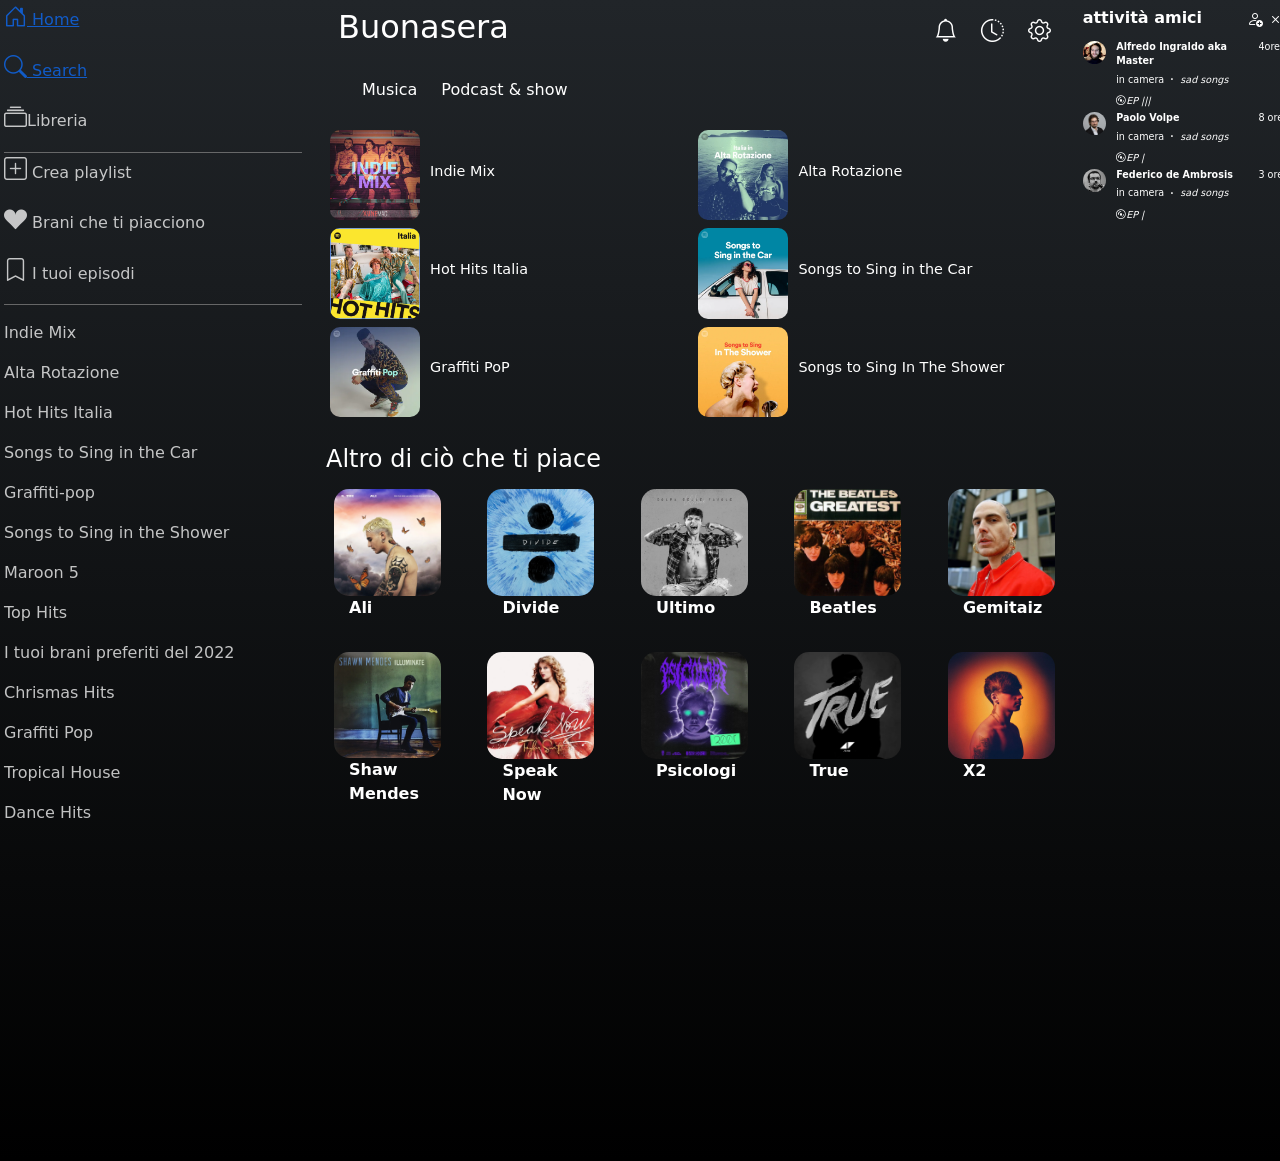
<file: home.html>
<!DOCTYPE html>
<html lang="en">

<head>
  <meta charset="utf-8" />
  <meta name="viewport" content="width=device-width, initial-scale=1" />
  <title>Home</title>
  <link href="https://cdn.jsdelivr.net/npm/bootstrap@5.2.3/dist/css/bootstrap.min.css" rel="stylesheet"
    integrity="sha384-rbsA2VBKQhggwzxH7pPCaAqO46MgnOM80zW1RWuH61DGLwZJEdK2Kadq2F9CUG65" crossorigin="anonymous" />
  <link rel="stylesheet" href="scss/style.css">
  <link rel="stylesheet" href="https://cdn.jsdelivr.net/npm/bootstrap-icons@1.10.2/font/bootstrap-icons.css" />
</head>

<body class="bg-dark text-white">

  <div class="row" >


    <!--parte sinistra desktop-->
    <div class="d-none d-lg-block col-lg-3 ps-3 opacity-75" id="parte-sinistra">
      <!--navbar in desktop-->
      <nav id="gianfranco">
        <a href="home.html"><p><i class="bi bi-house-door"></i> Home</p></a>
        <a href="search.html"><p><i class="bi bi-search"></i> Search</p></a>
        <p><i class="bi bi-collection"></i>Libreria</p>
      </nav>

      <!--parte dotto la navbar media-->
      <div id="gianfranco">
        <p><i class="bi bi-plus-square"></i> Crea playlist</p>
        <p><i class="bi bi-suit-heart-fill"></i> Brani che ti piacciono</p>
        <p><i class="bi bi-bookmark"></i> I tuoi episodi</p>
      </div>

      <div class="fs-6 mt-3">
        <p>Indie Mix</p>
        <p>Alta Rotazione</p>
        <p>Hot Hits Italia</p>
        <p>Songs to Sing in the Car</p>
        <p>Graffiti-pop</p>
        <p>Songs to Sing in the Shower</p>
        <p>Maroon 5</p>
        <p>Top Hits</p>
        <p>I tuoi brani preferiti del 2022</p>
        <p>Chrismas Hits</p>
        <p>Graffiti Pop</p>
        <p>Tropical House</p>
        <p>Dance Hits</p>
      </div>

    </div>

    <!--parte centrale(mobile)-->
    <div class="col col-lg-7">
      <!-- la "navbar" -->
      <div class="container-fluid d-flex justify-content-between pt-2 p-0">
        <div class="container">
          <h2>Buonasera</h2>
        </div>
        <div class="d-flex pr-0 align-items-center">
          <div class="container"><i class="bi bi-bell"></i></div>
          <div class="container"><i class="bi bi-clock-history"></i></div>
          <div class="container"><i class="bi bi-gear"></i></div>
        </div>
      </div>


      <!--parte sotto navbar-->

      <div class="container-fluid d-flex mt-4 fs-6">
        <div>
          <p class="px-4">Musica</p>
        </div>
        <div>
          <p>Podcast & show</p>
        </div>
      </div>


      <!-- playlist 1 sopra da 6 -->

      <div class="container-fluid mt-2" id="playlist1">
        <div class="row">
          <div class="col-6 d-flex align-items-center p-1">
            <img src="img/indiemix.jpeg" class="w-25" alt="img" />
            <h3>Indie Mix</h3>
          </div>
          <div class="col-6 d-flex align-items-center p-1">
            <img src="img/altarotazione.jpeg" class="w-25" alt="img" />
            <h3>Alta Rotazione</h3>
          </div>
          <div class="col-6 d-flex align-items-center p-1">
            <img src="img/hothits.jpeg" class="w-25" alt="img" />
            <h3>Hot Hits Italia</h3>
          </div>
          <div class="col-6 d-flex align-items-center p-1">
            <img src="img/songs-to-sing-in-the-car.jpeg" class="w-25" alt="img" />
            <h3>Songs to Sing in the Car</h3>
          </div>
          <div class="col-6 d-flex align-items-center p-1">
            <img src="img/graffiti-pop.jpeg" class="w-25" alt="img" />
            <h3>Graffiti PoP</h3>
          </div>
          <div class="col-6 d-flex align-items-center p-1">
            <img src="img/songs-to-sing-in-the-shower.jpeg" class="w-25" alt="img" />
            <h3>Songs to Sing In The Shower</h3>
          </div>
        </div>
      </div>


      <!-- playlist 2 sotto da 10-->

      <h4 class="d-none d-lg-block mt-4 mb-2">Altro di ciò che ti piace</h4>
      <div class="mobile">

        <div class="col-12 col-lg-2 p-2 bordo-arrotondato album">
          <div>
            <img src="img/ali.jpeg" alt="" class="bordo-arrotondato">
            <div class="icone-sotto-album d-lg-none">
              <p>
                <i class="bi bi-suit-heart"></i>
                <i class="bi bi-three-dots-vertical"></i>
              </p>
            </div>
          </div>
          <div class="testo">
            <p class="d-lg-none">Playlist</p>
            <p>Ali</p>
            <p class="d-lg-none ">16 brani <i class="bi bi-play-fill"></i></p>
          </div>
        </div>
        <div class="col-12 col-lg-2 p-2 bordo-arrotondato album">
          <div>
            <img src="img/divide.jpeg" alt="" class="bordo-arrotondato">
            <div class="icone-sotto-album d-lg-none">
              <p>
                <i class="bi bi-suit-heart"></i>
                <i class="bi bi-three-dots-vertical"></i>
              </p>
            </div>
          </div>
          <div class="testo">
            <p class="d-lg-none">Playlist</p>
            <p>Divide</p>
            <p class="d-lg-none">16 brani <i class="bi bi-play-fill"></i></p>
          </div>
        </div>
        <div class="col-12 col-lg-2 p-2 bordo-arrotondato album">
          <div>
            <img src="img/colpa-delle-favole.jpeg" alt="" class="bordo-arrotondato">
            <div class="icone-sotto-album d-lg-none">
              <p>
                <i class="bi bi-suit-heart"></i>
                <i class="bi bi-three-dots-vertical"></i>
              </p>
            </div>
          </div>
          <div class="testo">
            <p class="d-lg-none">Playlist</p>
            <p>Ultimo</p>
            <p class="d-lg-none">16 brani <i class="bi bi-play-fill"></i></p>
          </div>
        </div>
        <div class="col-12 col-lg-2 p-2 bordo-arrotondato album">
          <div>
            <img src="img/beatles.jpeg" alt="" class="bordo-arrotondato">
            <div class="icone-sotto-album d-lg-none">
              <p>
                <i class="bi bi-suit-heart"></i>
                <i class="bi bi-three-dots-vertical"></i>
              </p>
            </div>
          </div>
          <div class="testo">
            <p class="d-lg-none">Playlist</p>
            <p>Beatles</p>
            <p class="d-lg-none">16 brani <i class="bi bi-play-fill"></i></p>
          </div>
        </div>
        <div class="col-12 col-lg-2 p-2 bordo-arrotondato album">
          <div>
            <img src="img/gemitaiz.jpeg" alt="" class="bordo-arrotondato">
            <div class="icone-sotto-album d-lg-none">
              <p>
                <i class="bi bi-suit-heart"></i>
                <i class="bi bi-three-dots-vertical"></i>
              </p>
            </div>
          </div>
          <div class="testo">
            <p class="d-lg-none">Playlist</p>
            <p>Gemitaiz</p>
            <p class="d-lg-none">16 brani <i class="bi bi-play-fill"></i></p>
          </div>
        </div>
      </div>

      <div class="mobile" id="margine-desktop">

        <div class="col-12 col-lg-2 p-2 bordo-arrotondato album">
          <div>
            <img src="img/illuminate.jpeg" alt="" class="bordo-arrotondato">
            <div class="icone-sotto-album d-lg-none">
              <p>
                <i class="bi bi-suit-heart"></i>
                <i class="bi bi-three-dots-vertical"></i>
              </p>
            </div>
          </div>
          <div class="testo">
            <p class="d-lg-none">Playlist</p>
            <p>Shaw Mendes</p>
            <p class="d-lg-none">16 brani <i class="bi bi-play-fill"></i></p>
          </div>
        </div>
        <div class="col-12 col-lg-2 p-2 bordo-arrotondato album">
          <div>
            <img src="img/taylor-swift.jpeg" alt="" class="bordo-arrotondato">
            <div class="icone-sotto-album d-lg-none">
              <p>
                <i class="bi bi-suit-heart"></i>
                <i class="bi bi-three-dots-vertical"></i>
              </p>
            </div>
          </div>
          <div class="testo">
            <p class="d-lg-none">Playlist</p>
            <p>Speak Now</p>
            <p class="d-lg-none">16 brani <i class="bi bi-play-fill"></i></p>
          </div>
        </div>
        <div class="col-12 col-lg-2 p-2 bordo-arrotondato album">
          <div>
            <img src="img/psicologi.jpeg" alt="" class="bordo-arrotondato">
            <div class="icone-sotto-album d-lg-none">
              <p>
                <i class="bi bi-suit-heart"></i>
                <i class="bi bi-three-dots-vertical"></i>
              </p>
            </div>
          </div>
          <div class="testo">
            <p class="d-lg-none">Playlist</p>
            <p>Psicologi</p>
            <p class="d-lg-none">16 brani <i class="bi bi-play-fill"></i></p>
          </div>
        </div>
        <div class="col-12 col-lg-2 p-2 bordo-arrotondato album">
          <div>
            <img src="img/true.jpeg" alt="" class="bordo-arrotondato">
            <div class="icone-sotto-album d-lg-none">
              <p>
                <i class="bi bi-suit-heart"></i>
                <i class="bi bi-three-dots-vertical"></i>
              </p>
            </div>
          </div>
          <div class="testo">
            <p class="d-lg-none">Playlist</p>
            <p>True</p>
            <p class="d-lg-none">16 brani <i class="bi bi-play-fill"></i></p>
          </div>
        </div>
        <div class="col-12 col-lg-2 p-2 bordo-arrotondato album">
          <div>
            <img src="img/X2.jpeg" alt="" class="bordo-arrotondato">
            <div class="icone-sotto-album d-lg-none">
              <p>
                <i class="bi bi-suit-heart"></i>
                <i class="bi bi-three-dots-vertical"></i>
              </p>
            </div>
          </div>
          <div class="testo">
            <p class="d-lg-none">Playlist</p>
            <p>X2</p>
            <p class="d-lg-none">16 brani <i class="bi bi-play-fill"></i></p>
          </div>
        </div>
      </div>



      <!-- parte finale: display fixed -->
      <div class="fixed-bottom d-flex flex-column d-lg-none">
        <div class="container d-flex justify-content-around align-items-center p-3 rounded">
          <p class="mb-0">tegami & tegami</p>
          <i class="bi bi-pc-display"></i>
          <i class="bi bi-heart"></i>
          <i class="bi bi-play-fill"></i>
        </div>

        <div class="container d-flex justify-content-around rounded p-2">
          <div class="d-flex flex-column align-items-center">
            <i class="bi bi-house-door"></i>
            <p>Home</p>
          </div>
          <div class="d-flex flex-column align-items-center">
            <i class="bi bi-search"></i>
            <p>Cerca</p>
          </div>
          <div class="d-flex flex-column align-items-center">
            <i class="bi bi-collection"></i>
            <p>Libreria</p>
          </div>
        </div>
      </div>
    </div>

    <!--parte laterale amici-->
    <aside id="right" class="d-none d-lg-block col-lg-2 px-2 mt-2">


      <section id="attivita">
        <h6 class="m-0"><strong>attività amici</strong></h6>
        <span>
          <i class="bi bi-person-add"></i>
          <i class="bi bi-x"></i>
        </span>
      </section>
      <section class="persona">
        <div class="col-2">
          <img src="img/alfredoingraldo.jpeg" alt="foto profilo">
        </div>
        <div class="col-8 tizio">
          <p class="mb-1"> <strong>Alfredo Ingraldo aka Master</strong> </p>
          <p class="m-0"> in camera <i class="bi bi-dot"> sad songs</i> </p>
          <i class="bi bi-disc ">EP |||</i>
        </div>
        <div class="col-2 ps-2">
          <p> 4ore</p>
        </div>
        <div class="col-2">
          <img src="img/andreamiriello.jpeg" alt="foto profilo">
        </div>
        <div class="col-8 tizio">
          <p class="mb-1"> <strong>Paolo Volpe</strong> </p>
          <p class="m-0"> in camera <i class="bi bi-dot"> sad songs</i> </p>
          <i class="bi bi-disc ">EP |</i>
        </div>
        <div class="col-2 ps-2">
          <p> 8 ore</p>
        </div>
        <div class="col-2">
          <img src="img/Federicodeangelis.jpg" alt="Federico de Ambrosis">
        </div>
        <div class="col-8 tizio">
          <p class="mb-1"> <strong>Federico de Ambrosis</strong> </p>
          <p class="m-0"> in camera <i class="bi bi-dot"> sad songs</i> </p>
          <i class="bi bi-disc ">EP |</i>
        </div>
        <div class="col-2 ps-2">
          <p>3 ore</p>
        </div>
      </section>
    </aside>
  </div>
  




  <div style="height: 200px"></div>
  
  <!--barra di riproduzione in modalità desktop-->
  <footer id="player" class="d-none d-lg-flex col-12 container-fluid text-white">

    <!--album in corso-->
    <div class="album-playing-container col-2">
      <img src="img/X2.jpeg" alt="canzone" class="pointer">
      <div class="album-name">
        <a href="#">Sogni matti</a>
        <a href="#">Album</a>
      </div>
      <div class="icone-player">
        <a href="#"><i class="bi bi-suit-heart text-white"></i></i></a>
      </div>
    </div>
   
  <!--controller player-->
  <div class="player-controller-container col-8">
    <div class="player-controller">
      <figure >
    <audio id="Audio" 
    controls
    src="https://cdns-preview-e.dzcdn.net/stream/c-e9efed3d51251e303be3516aed93edc2-4.mp3"
    >
        <a href="https://cdns-preview-e.dzcdn.net/stream/c-e9efed3d51251e303be3516aed93edc2-4.mp3"
        >
            Download audio
        </a>
</audio>
    </figure>
  </div>
</div>

  </footer>

  <script src="https://cdn.jsdelivr.net/npm/bootstrap@5.2.3/dist/js/bootstrap.bundle.min.js"
    integrity="sha384-kenU1KFdBIe4zVF0s0G1M5b4hcpxyD9F7jL+jjXkk+Q2h455rYXK/7HAuoJl+0I4"
    crossorigin="anonymous"></script>
    <script src="JS/home.js" type="module"></script>

  </body>
</html>
</file>
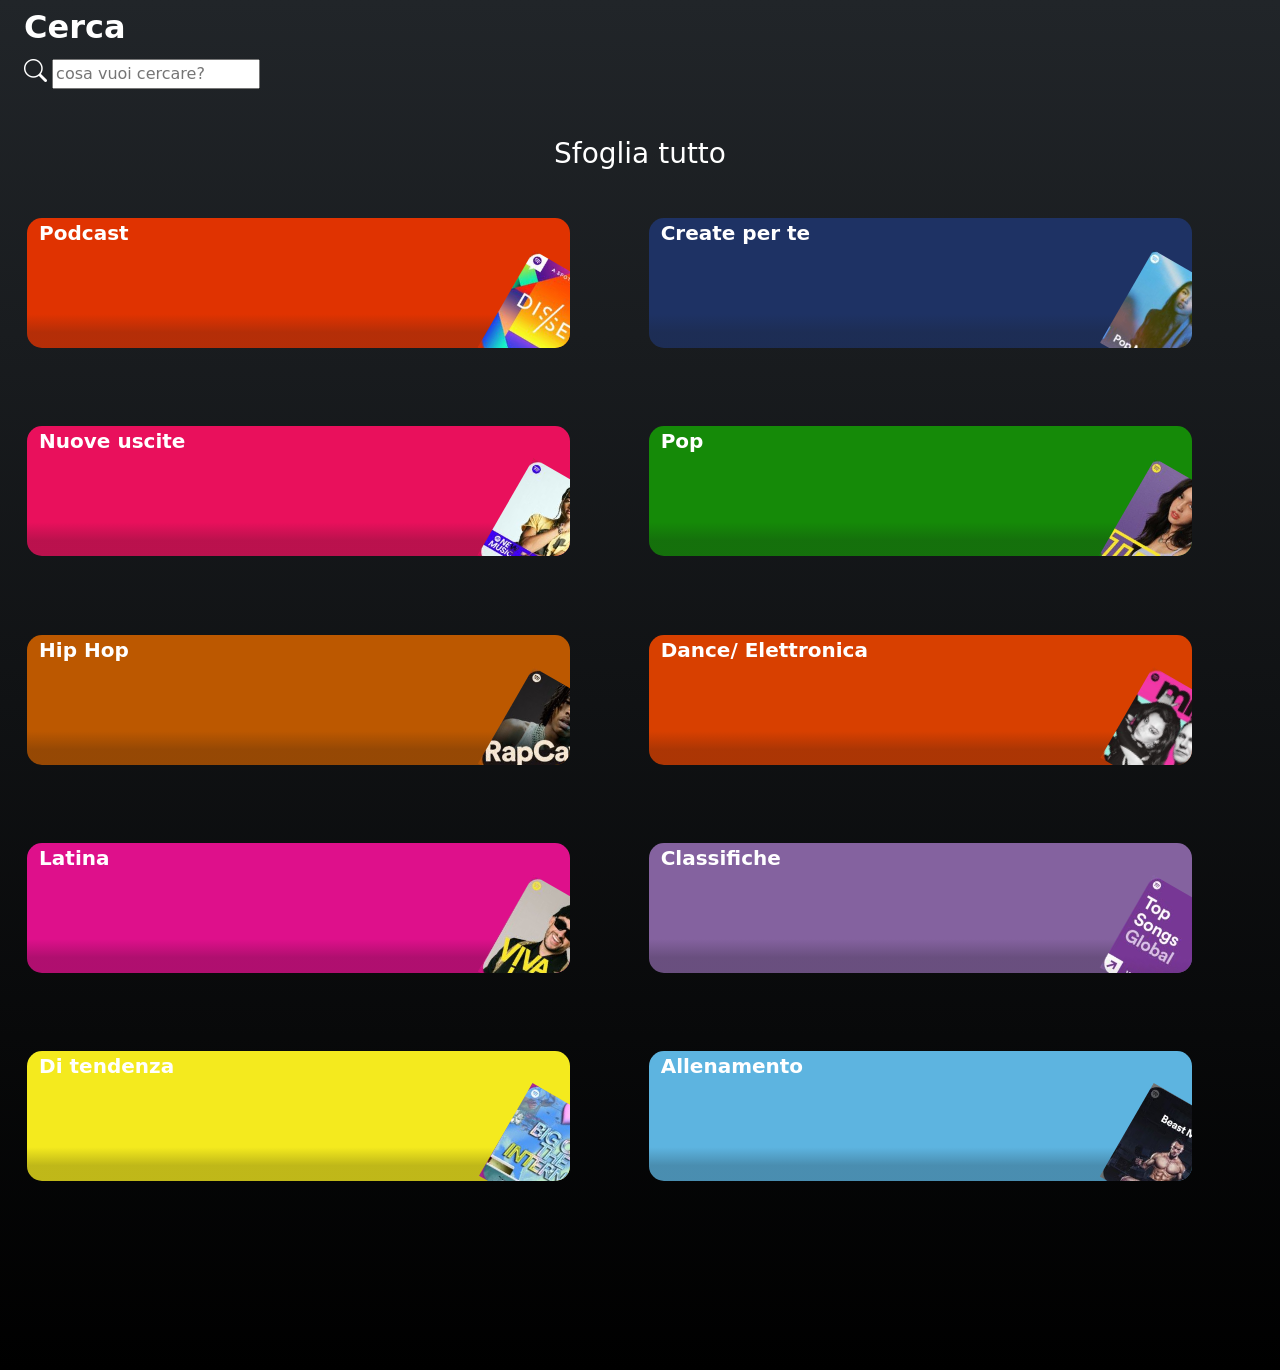
<file: search.html>
<!doctype html>
<html lang="en">

<head>
  <meta charset="utf-8">
  <meta name="viewport" content="width=device-width, initial-scale=1">
  <title>
    search
  </title>
  <link href="https://cdn.jsdelivr.net/npm/bootstrap@5.2.3/dist/css/bootstrap.min.css" rel="stylesheet"
    integrity="sha384-rbsA2VBKQhggwzxH7pPCaAqO46MgnOM80zW1RWuH61DGLwZJEdK2Kadq2F9CUG65" crossorigin="anonymous">

  <link rel="stylesheet" href="https://cdn.jsdelivr.net/npm/bootstrap-icons@1.10.2/font/bootstrap-icons.css" />
  <link rel="stylesheet" href="scss/style.css">

</head>

<body class="bg-dark">
  <!--parte in alto search per il js-->
  <h2 class="text-white fw-bold ms-4 mt-2">Cerca</h2>
  <i class="bi bi-search text-white ms-4"></i>
  <input type="text" placeholder='cosa vuoi cercare?'>

  <!--div di riferimento per il result-->
  <div class="container d-flex justify-content-center align-items-center m-4"></div>

  <!--parte centrale search-->
  <div id="div-search" class="text-white">
    <h3>Sfoglia tutto</h3>

    <!--cards di search-->
    <div class="row" id="carte-search">
      <div class="col-5 primo-child">
        <p>Podcast</p>
        <picture>
          <img src="img/podcast.jpeg" alt="card">
        </picture>
      </div>
      <div class="col-5 secondo-child">
        <p>Create per te</p>
        <picture>
          <img src="img/create-per-te.jpeg" alt="card">
        </picture>
      </div>
      <div class="col-5 terzo-child">
        <p>Nuove uscite</p>
        <picture>
          <img src="img/nuove-uscite.jpeg" alt="card">
        </picture>
      </div>
      <div class="col-5 quarto-child">
        <p>Pop</p>
        <picture>
          <img src="img/pop.jpeg" alt="card">
        </picture>
      </div>
      <div class="col-5">
        <p>Hip Hop</p>
        <picture>
          <img src="img/hip-hop.jpeg" alt="card">
        </picture>
      </div>
      <div class="col-5">
        <p>Dance/ Elettronica</p>
        <picture>
          <img src="img/dance-elettronica.jpeg" alt="card">
        </picture>
      </div>
      <div class="col-5">
        <p>Latina</p>
        <picture>
          <img src="img/latina.jpeg" alt="card">
        </picture>
      </div>
      <div class="col-5">
        <p>Classifiche</p>
        <picture>
          <img src="img/classifiche.jpeg" alt="card">
        </picture>
      </div>
      <div class="col-5">
        <p>Di tendenza</p>
        <picture>
          <img src="img/tendenza.jpeg" alt="card">
        </picture>
      </div>
      <div class="col-5">
        <p>Allenamento</p>
        <picture>
          <img src="img/allenamento.jpeg" alt="card">
        </picture>
      </div>
    </div>

    <!-- parte finale: display fixed -->
    <div class="fixed-bottom d-flex flex-column d-lg-none">
      <div class="container d-flex justify-content-around align-items-center p-3 rounded">
        <p class="mb-0">tegami & tegami</p>
        <i class="bi bi-pc-display"></i>
        <i class="bi bi-heart"></i>
        <i class="bi bi-play-fill"></i>
      </div>
      <!--parte finale nav bar mobile-->
      <div class="container d-flex justify-content-around rounded p-2">
        <div class="d-flex flex-column align-items-center">
          <i class="bi bi-house-door"></i>
          <p>Home</p>
        </div>
        <div class="d-flex flex-column align-items-center">
          <i class="bi bi-search"></i>
          <p>Cerca</p>
        </div>
        <div class="d-flex flex-column align-items-center">
          <i class="bi bi-collection"></i>
          <p>Libreria</p>
        </div>
      </div>
    </div>

  </div>

    <!--barra di riproduzione in modalità desktop-->
    <footer id="player" class="d-none d-lg-flex col-12 container-fluid text-white">

      <!--album in corso-->
      <div class="album-playing-container col-2">
        <img src="img/X2.jpeg" alt="canzone" class="pointer">
        <div class="album-name">
          <a href="#">Sogni matti</a>
          <a href="#">Album</a>
        </div>
        <div class="icone-player">
          <a href="#"><i class="bi bi-suit-heart text-white"></i></i></a>
        </div>
      </div>

      <!--controller player-->
      <div class="player-controller-container col-8">
        <div class="player-controller">
          <figure>
        <audio id="Audio"
        controls
        src="https://cdns-preview-e.dzcdn.net/stream/c-e9efed3d51251e303be3516aed93edc2-4.mp3"
        >
            <a href="https://cdns-preview-e.dzcdn.net/stream/c-e9efed3d51251e303be3516aed93edc2-4.mp3"
            >
                Download audio
            </a>
    </audio>
        </figure>
      </div>
      </div>
  
 
  
  
      </div>
    </footer>
  <script src="https://cdn.jsdelivr.net/npm/bootstrap@5.2.3/dist/js/bootstrap.bundle.min.js"
    integrity="sha384-kenU1KFdBIe4zVF0s0G1M5b4hcpxyD9F7jL+jjXkk+Q2h455rYXK/7HAuoJl+0I4"
    crossorigin="anonymous"></script>
  <script src="JS/search.js" type="module"></script>

</body>

</html>
</file>
<file: scss/style.css>
@charset "UTF-8";
/*canzone in modalità desktop*/
#player {
  width: 100%;
  display: flex;
  justify-content: space-between;
  align-items: center;
  padding: 0 10px 0;
  background-color: #171717;
  position: fixed;
  bottom: 0px;
  /*album in corso*/
  /*album in corso fine*/
  /*player controller*/
  /*Player Controller End*/
  /*Right Controller*/
  /*modifiche mia barra*/
}
#player .album-playing-container {
  flex-basis: 30%;
  display: flex;
  flex-direction: row;
  align-items: center;
}
#player .album-playing-container img {
  max-width: 40px;
  margin-right: 10px;
}
#player .album-playing-container i {
  font-size: 16px;
}
#player .album-name {
  padding-right: 40px;
  display: flex;
  flex-direction: column;
}
#player .album-name a {
  text-decoration: none;
  color: white;
}
#player .album-name a:hover {
  text-decoration: underline;
}
#player .icone-player {
  display: flex;
  flex-direction: column;
}
#player .fa-heart {
  padding-right: 15px;
}
#player .player-controller-container {
  flex-basis: 40%;
  margin-bottom: 0.84rem;
  display: flex;
  flex-direction: column;
  align-items: center;
}
#player .player-controller {
  padding: 1rem 0 1rem;
  padding-right: 5.5%;
}
#player .player-controller i {
  color: white;
  padding-right: 10px;
  padding-left: 10px;
}
#player .player-controller ul {
  display: flex;
  align-items: center;
  justify-content: center;
}
#player .progressbar-and-number {
  display: flex;
  justify-content: center;
  align-items: center;
}
#player .progress-bar {
  height: 0.25rem;
  flex-grow: 1;
  background-color: #535353;
  border-radius: 5px;
  position: relative;
}
#player .partial-bar {
  height: 0.25rem;
  width: 25%;
  background-color: #fff;
  border-radius: 5px;
}
#player .partial-bar:hover::before {
  content: "";
  height: 1rem;
  width: 1rem;
  border-radius: 50%;
  background-color: #fff;
  position: absolute;
  bottom: -5px;
  left: 23%;
  cursor: pointer;
}
#player .song-progress {
  padding-right: 1.9rem;
}
#player .song-duration {
  padding-left: 1.9rem;
}
#player .player-controller ul li {
  display: inline;
}
#player #player i:hover {
  color: #1dd05d;
}
#player .fa-random,
#player .fa-step-backward,
#player .fa-play-circle,
#player .fa-step-forward {
  padding-right: 1.25rem;
}
#player .fa-random,
#player .fa-step-backward,
#player .fa-step-forward,
#player .fa-redo-alt {
  font-size: 0.75rem;
}
#player .fa-play-circle {
  font-size: 24px;
}
#player .right-controller-container {
  flex-basis: 30%;
  display: flex;
  flex-direction: row;
  justify-content: flex-end;
}
#player .right-controller {
  display: flex;
  flex-direction: row;
}
#player .right-controller i {
  font-size: 16px;
}
#player .right-controller a {
  padding-right: 15px;
}
#player .right-controller-bar {
  flex-basis: 20%;
  height: 4px;
  background: #535353;
  border-radius: 2px;
  align-self: center;
  position: relative;
}
#player .right-controller-partial-bar {
  height: 4px;
  width: 25%;
  background-color: #fff;
  border-radius: 5px;
}
#player .right-controller-partial-bar:hover::before {
  content: "";
  height: 10px;
  width: 10px;
  border-radius: 50%;
  background-color: #fff;
  position: absolute;
  bottom: -3px;
  left: 22%;
  cursor: pointer;
}
#player input {
  height: 0.25rem;
  -webkit-appearance: none;
     -moz-appearance: none;
          appearance: none;
  width: 100%;
  margin: 2px;
  border-radius: 8px;
  transition: 0.2s ease;
  background-color: #5e5e5e;
}
#player input {
  height: 0.25rem;
  -webkit-appearance: none;
     -moz-appearance: none;
          appearance: none;
  width: 100%;
  margin: 2px;
  border-radius: 8px;
  transition: 0.2s ease;
  background-color: #5e5e5e;
}
#player input[type=range]::-webkit-slider-thumb {
  -webkit-appearance: none;
  /* display: none; */
  width: 0.75rem;
  height: 0.75rem;
  border-radius: 50%;
  background-color: green;
}
#player input[type=range]:hover {
  background: green;
}
#player input[type=range]::-webkit-slider-thumb:hover {
  background-color: white;
}

/*togliere lo scroll laterale*/
body {
  overflow-x: hidden;
}

/*mavbar sotto in mobile*/
.fixed-bottom > div:first-child {
  background-color: rgb(40, 37, 37);
}
.fixed-bottom > div:last-child {
  background-color: rgba(0, 0, 0, 0.8);
}

/*impostazione icone generiche*/
i {
  font-size: 23px;
}

/*border navbar modalità desktop*/
#gianfranco {
  border-bottom: 1px solid grey;
}

/*impostazione generica border radius*/
.bordo-arrotondato {
  border-radius: 15px;
}

/*primi album in alto del main*/
#playlist1 h3 {
  font-size: 90%;
  margin-left: 10px;
}
#playlist1 img {
  border-radius: 10px;
}

.bottom {
  height: 150px;
}

.freccia_indietro_album {
  font-size: 1.5rem;
}

.icone_album {
  font-size: 1.3rem;
}

.icona_play {
  font-size: 2.5rem;
  color: #1db954;
}

#immagine_album {
  background: linear-gradient(180deg, #1db954, #191414);
}

body {
  background: linear-gradient(180deg, rgb(33, 37, 41), black);
}

.artist__header {
  position: relative;
}

#artist__arrow {
  position: absolute;
  top: 10px;
  left: 20px;
  z-index: 1;
}

#artist__arrow__color {
  color: rgba(255, 255, 255, 0.8);
  font-size: 35px;
}

#artist__image {
  height: 100%;
  width: 100%;
  -o-object-fit: cover;
     object-fit: cover;
  -o-object-position: center;
     object-position: center;
  opacity: 0.5;
}
@media screen and (min-width: 992px) {
  #artist__image {
    -o-object-fit: cover;
       object-fit: cover;
    -o-object-position: center;
       object-position: center;
    height: 300px;
    width: 550px;
    opacity: 0.5;
  }
}
@media screen and (min-width: 1000px) {
  #artist__image {
    -o-object-fit: cover;
       object-fit: cover;
    -o-object-position: center;
       object-position: center;
    height: 300px;
    width: 570px;
    opacity: 0.5;
  }
}

#artist__name {
  font-size: 50px;
  position: absolute;
  bottom: 70px;
  left: 30px;
}
@media screen and (min-width: 992px) {
  #artist__name {
    font-size: 50px;
  }
}

#artist__ascoltatori1 {
  margin-top: 2px;
  margin-bottom: 0px;
  position: absolute;
  bottom: 10px;
  left: 30px;
}
@media screen and (max-width: 992px) {
  #artist__ascoltatori1 {
    display: none;
  }
}
@media screen and (min-width: 992px) {
  #artist__ascoltatori1 {
    font-size: 20px;
  }
}

#artist__ascoltatori2 {
  margin-top: 2px;
  margin-bottom: 0px;
  color: grey;
}
@media screen and (min-width: 992px) {
  #artist__ascoltatori2 {
    display: none;
  }
}

#artist__verificato {
  margin-top: 2px;
  margin-bottom: 0px;
  position: absolute;
  bottom: 120px;
  left: 30px;
}
@media screen and (max-width: 992px) {
  #artist__verificato {
    display: none;
  }
}
@media screen and (min-width: 992px) {
  #artist__verificato {
    font-size: 20px;
  }
}

#artist__verificato__icona {
  color: #2596be;
}
@media screen and (max-width: 992px) {
  #artist__verificato__icona {
    display: none;
  }
}
@media screen and (min-width: 992px) {
  #artist__verificato__icona {
    font-size: 20px;
  }
}

#boxicone1 {
  margin-bottom: 3px;
}
@media screen and (min-width: 992px) {
  #boxicone1 {
    display: none;
  }
}

#seguiti1 {
  margin: auto;
  border-color: rgba(255, 255, 255, 0.2);
  border: 0.2px solid;
  border-radius: 15px;
  padding-top: 5px;
  padding-bottom: 5px;
  padding-left: 8px;
  padding-right: 8px;
}

#puntiverticali {
  margin-left: 10px;
  color: grey;
}
#puntiverticali:hover {
  color: green;
}

#shuffle:hover {
  color: green;
}

#boxicone2 {
  margin-top: 10px;
}
@media screen and (max-width: 992px) {
  #boxicone2 {
    display: none;
  }
}

#seguiti2 {
  margin: auto;
  border-color: rgba(255, 255, 255, 0.2);
  border: 0.2px solid;
  border-radius: 8px;
  padding-top: 5px;
  padding-bottom: 5px;
  padding-left: 20px;
  padding-right: 20px;
}

#puntiorizzontali {
  color: grey;
}
#puntiorizzontali:hover {
  color: green;
}

#immagine_circle {
  padding-left: 10px;
}
#immagine_circle #immagine_circle_sfondo {
  background-color: white;
  border-radius: 10px;
  padding: 3px;
  padding-right: 5px;
  padding-left: 5px;
  font-size: 10px;
}

#artist__8_brani_di {
  color: grey;
}

#artist__rank {
  color: grey;
}

#artist__duration {
  color: grey;
}

#div_immagine_cover_piccola {
  text-align: center;
}

/*secondi album in basso del main*/
.mobile {
  display: flex;
  justify-content: space-between;
  flex-wrap: wrap;
  /*impostazioni di ogni album*/
}
.mobile .album {
  display: flex;
  /*icone sotto foto degli album*/
  /*imopstazioni testo laterale degli album*/
}
@media screen and (min-width: 992px) {
  .mobile .album {
    display: block;
  }
}
.mobile .album .icone-sotto-album {
  justify-content: space-between;
  display: flex;
  flex-direction: row;
}
.mobile .album .testo {
  padding-left: 15px;
}
.mobile .album .testo :nth-child(2) {
  font-weight: bold;
}
.mobile .album .testo :nth-child(3) {
  align-self: flex-end;
  margin-top: 40%;
}
.mobile .album div {
  width: 100%;
  display: flex;
  flex-direction: column;
}
.mobile .album div p {
  text-align: left;
}
.mobile img {
  max-width: 100%;
}
@media screen and (min-width: 992px) {
  .mobile img {
    max-width: 100%;
  }
}

/*impostazioni attività amici*/
#right {
  /*impostazioni attività side bar destra*/
  /*impostazioni di ogni amico*/
}
#right #amici {
  justify-content: flex-end;
}
#right #attivita {
  display: flex;
  justify-content: space-between;
  margin-bottom: 0.5rem;
}
#right #attivita i {
  font-size: 16px;
}
#right .persona {
  display: flex;
  justify-content: between;
  flex-wrap: wrap;
}
#right .persona p,
#right .persona i {
  font-size: 0.6rem;
}
#right .persona img {
  border-radius: 50%;
  width: 70%;
}

/*pagina search*/
/*indicazione generale*/
#div-search {
  text-align: center;
  margin-bottom: 150px;
  /*impostazioni card search*/
}
#div-search #carte-search {
  font-size: 20px;
  font-weight: bold;
  /*impostazioni foto card search*/
  /*impostazioni div card*/
  /*suddivisione colori dei div card search*/
}
#div-search #carte-search picture {
  position: relative;
  left: 116%;
}
@media screen and (min-width: 600px) {
  #div-search #carte-search picture {
    left: 107%;
  }
}
@media screen and (min-width: 900px) {
  #div-search #carte-search picture {
    left: 105%;
  }
}
#div-search #carte-search picture img {
  position: absolute;
  right: 0px;
  width: 5.3rem;
  transform: rotate(30deg);
}
@media screen and (min-width: 600px) {
  #div-search #carte-search picture img {
    max-width: 5.5rem;
  }
}
#div-search #carte-search div {
  margin: 3%;
  height: 130px;
  border-radius: 15px;
  text-align: left;
  overflow: hidden;
}
#div-search #carte-search .primo-child {
  background: rgb(224, 51, 1);
  background: linear-gradient(0deg, rgba(224, 51, 1, 0.7819502801) 12%, rgb(224, 51, 1) 26%);
}
#div-search #carte-search .secondo-child {
  background: rgb(30, 50, 100);
  background: linear-gradient(0deg, rgba(30, 50, 100, 0.7819502801) 12%, rgb(30, 50, 100) 26%);
}
#div-search #carte-search .terzo-child {
  background: rgb(233, 16, 92);
  background: linear-gradient(0deg, rgba(233, 16, 92, 0.7819502801) 12%, rgb(233, 16, 92) 26%);
}
#div-search #carte-search .quarto-child {
  background: rgb(21, 138, 8);
  background: linear-gradient(0deg, rgba(21, 138, 8, 0.7819502801) 12%, rgb(21, 138, 8) 26%);
}
#div-search #carte-search :nth-child(5) {
  background: rgb(188, 88, 0);
  background: linear-gradient(0deg, rgba(188, 88, 0, 0.7819502801) 12%, rgb(188, 88, 0) 26%);
}
#div-search #carte-search :nth-child(6) {
  background: rgb(216, 64, 0);
  background: linear-gradient(0deg, rgba(216, 64, 0, 0.7819502801) 12%, rgb(216, 64, 0) 26%);
}
#div-search #carte-search :nth-child(7) {
  background: rgb(222, 16, 139);
  background: linear-gradient(0deg, rgba(222, 16, 139, 0.7819502801) 12%, rgb(222, 16, 139) 26%);
}
#div-search #carte-search :nth-child(8) {
  background: rgb(132, 98, 159);
  background: linear-gradient(0deg, rgba(132, 98, 159, 0.7819502801) 12%, rgb(132, 98, 159) 26%);
}
#div-search #carte-search :nth-child(9) {
  background: rgb(244, 234, 30);
  background: linear-gradient(0deg, rgba(244, 234, 30, 0.7819502801) 12%, rgb(244, 234, 30) 26%);
}
#div-search #carte-search :nth-child(10) {
  background: rgb(93, 180, 224);
  background: linear-gradient(0deg, rgba(93, 180, 224, 0.7819502801) 12%, rgb(93, 180, 224) 26%);
}

#margine-desktop {
  margin-bottom: 130px;
}

/*impstazioni navbar mobile*/
.bottom {
  height: 150px;
}

.freccia_indietro_album {
  font-size: 1.5rem;
}

.icone_album {
  font-size: 1.3rem;
}

.icona_play {
  font-size: 2.5rem;
  color: #1db954;
}

#immagine_album {
  background: linear-gradient(180deg, #1db954, #191414);
}

body {
  background: linear-gradient(180deg, rgb(33, 37, 41), black);
}

#riga_album {
  width: 92%;
  display: flex;
  align-items: center;
  margin-left: 4%;
  margin-right: 4%;
}

.icone_desktop_album {
  align-items: flex-end;
  color: rgba(255, 255, 255, 0.8);
}
.icone_desktop_album i {
  font-size: 1rem;
}/*# sourceMappingURL=style.css.map */
</file>
